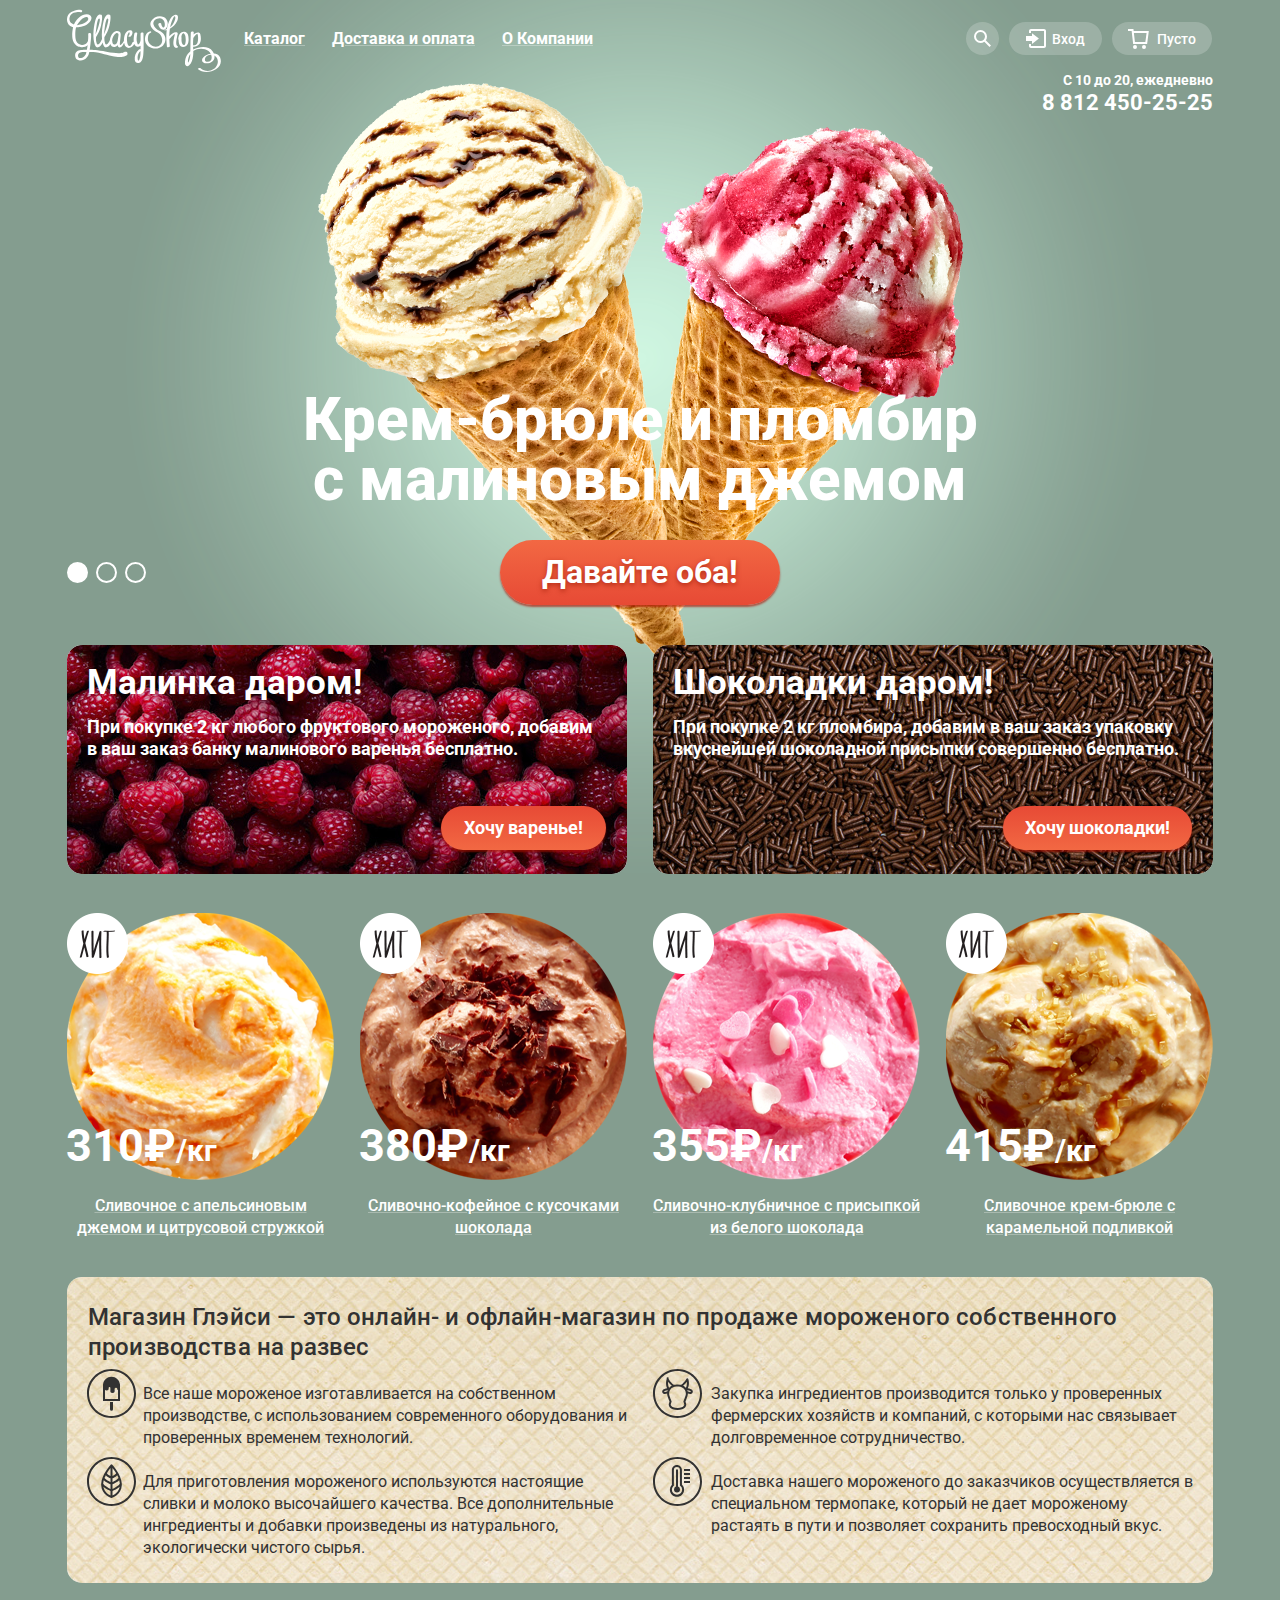
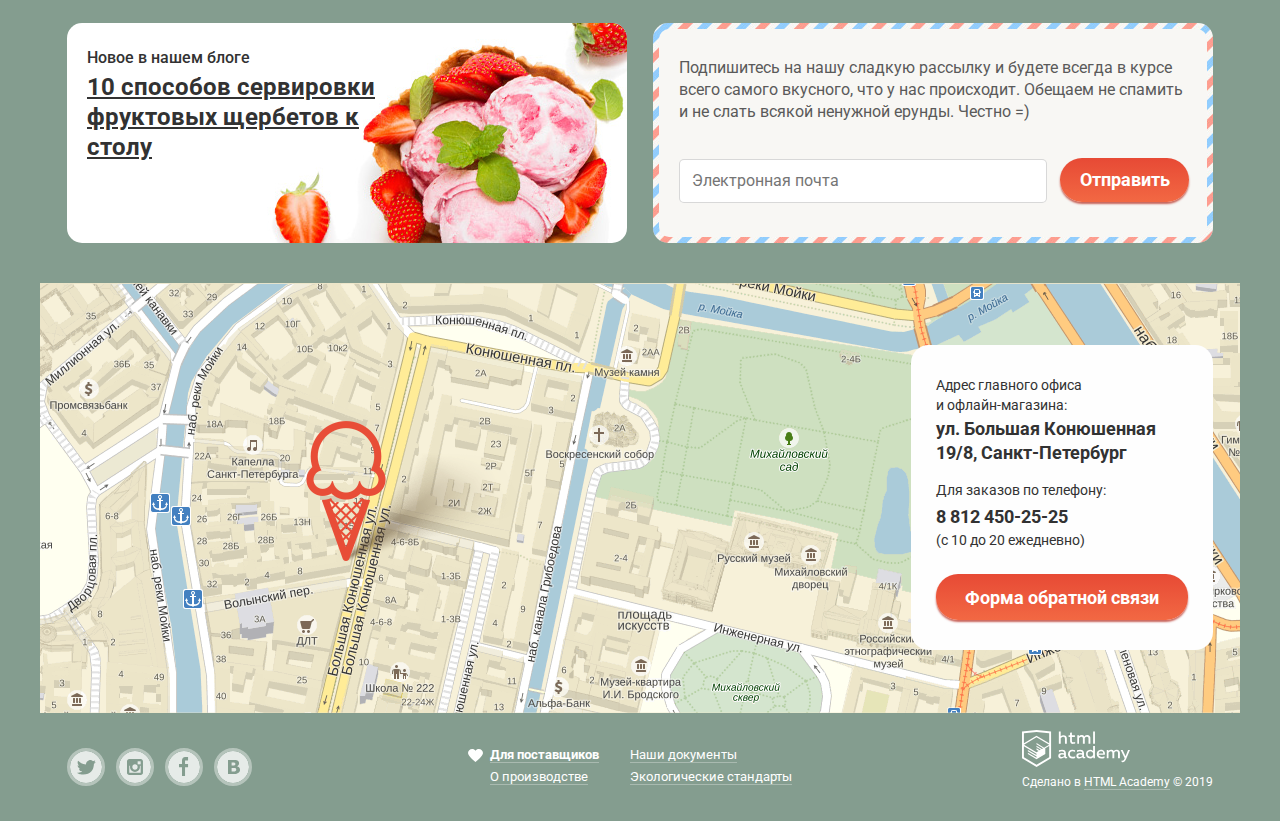
<file: index.html>
<!DOCTYPE html>
<html lang="ru">
<head>
    <meta charset="utf-8">
    <title>HTML Academy: Глейси</title>
    <link href="https://fonts.googleapis.com/css?family=Roboto:400,500,700" rel="stylesheet">
    <link rel="stylesheet" href="css/normalize.css">
    <link rel="stylesheet" href="css/style-min.css">


</head>
<body>

<input class="visually_hidden" type="radio" id="product_1" name="toggle" checked>
<input class="visually_hidden" type="radio" id="product_2" name="toggle">
<input class="visually_hidden" type="radio" id="product_3" name="toggle">


<div class="site_wrapper">
    <header>
        <div class="header_main">
            <nav class="main_navigation">
                <div class="main_navigation_left">
                    <img src="img/general_images/logo_gllacy.svg" width="154" height="64" alt="Логотип Gllacy">
                    
                    <ul class="site_navigation">
                        <li class="main"><a href="#" class="for_underline"><span>Каталог</span></a>
                            <ul class="main_menu">
                                <li class="main_menu_item"><a href="#">Новинки</a></li>
                                <li class="main_menu_item"><a href="catalog.html">Сливочное</a></li>
                                <li class="main_menu_item"><a href="#">Щербеты</a></li>
                                <li class="main_menu_item"><a href="#">Фруктовый лед</a></li>
                                <li class="main_menu_item"><a href="#">Мелорин</a></li>
                            </ul>
                        </li>
                        <li><a href="#" class="for_underline"><span>Доставка и оплата</span></a></li>
                        <li><a href="#" class="for_underline"><span>О Компании</span></a></li>
                    </ul>
                </div>
                
                
                <div class="main_navigation_right">
                    <ul class="site_movement">
                        <li class="site_movement_search">
                            <a class="button btn_search" href="#">
                                <svg xmlns="http://www.w3.org/2000/svg" xmlns:xlink="http://www.w3.org/1999/xlink"
                                     width="17" height="17" viewBox="0 0 17 17">
                                    <path class="menu_icon" fill="#fff"
                                          d="M16.958 15.527L11.75 10.32A6.455 6.455 0 0 0 13 6.5 6.5 6.5 0 1 0 6.5 13a6.465 6.465 0 0 0 3.839-1.263l5.205 5.204 1.414-1.414zM6.5 11C4.019 11 2 8.981 2 6.5S4.019 2 6.5 2 11 4.019 11 6.5 8.981 11 6.5 11z"/>
                                </svg>
                            </a>
                            <form class="search_popup">
                                <input id="searching" type="text" name="searching" placeholder="Что ищем?"/>
                            </form>
                        </li>
                        <li class="site_movement_login">
                            <a class="button btn_login" href="#">
                                <svg xmlns="http://www.w3.org/2000/svg" xmlns:xlink="http://www.w3.org/1999/xlink"
                                     width="21" height="19" viewBox="0 0 21 19">
                                    <g fill="#fff">
                                        <path class="menu_icon" d="M6 14.875L12.917 9.5 6 4.125v2.917H-.042v4.917H6z"/>
                                        <path class="menu_icon"
                                              d="M18 0H5C3.9 0 3 .9 3 2v2h2V2h13v15H5v-2H3v2c0 1.1.9 2 2 2h13c1.1 0 2-.9 2-2V2c0-1.1-.9-2-2-2z"/>
                                    </g>
                                </svg>
                                Вход</a>
                            <form class="login_popup" action="https://echo.htmlacademy.ru" method="post">
                                <div class="user_input">
                                    <input id="mail" type="email" name="mail" placeholder="Электронная почта"/>
                                    <input id="password" type="password" name="password" placeholder="Пароль"/>
                                </div>
                                <div class="user_control">
                                    <button type="submit" class="button_large btn_enter">Войти</button>
                                    <div class="for_login">
                                        <a href="#">Забыли пароль?</a>
                                        <a href="#">Новая регистрация</a>
                                    </div>
                                </div>
                            </form>
                        </li>
                        <li>
                            <a class="button btn_cart" href="#"><img src="img/general_images/basket.svg" width="21"
                                                                     height="20" alt="корзина">Пусто</a>
                        </li>
                    </ul>
                </div>
            </nav>
            
            <div class="work">
                <p class="work_time">С 10 до 20, ежедневно</p>
                <a href="tel:88124502525" class="work_telephone">8 812 450-25-25</a>
            </div>
        </div>
    </header>
    
    <main>
        
        <div class="index container">
            <h1 class="visually_hidden">Магазин мороженого Глэйси</h1>
            <section class="slider">
                
                <h2 class="visually_hidden">Реклама мороженого</h2>
                
                <div class="slider_controls">
                    <label for="product_1" tabindex="0">Первый</label>
                    <label for="product_2" tabindex="0">Второй</label>
                    <label for="product_3" tabindex="0">Третий</label>
                </div>
                
                <ul class="slider_list">
                    <li class="slider_item slide" id="slide_1">
                        <h3>Крем-брюле и пломбир
                            с малиновым джемом</h3>
                        <a href="#" class="button_large btn_both">Давайте оба!</a>
                    </li>
                    
                    
                    <li class="slider_item slide" id="slide_2">
                        <h3>Шоколадный пломбир
                            и лимонный сорбет</h3>
                        <a href="#" class="button_large btn_both">Давайте оба!</a>
                    </li>
                    
                    <li class="slider_item slide" id="slide_3">
                        <h3>Пломбир с помадкой
                            и клубничный щербет</h3>
                        <a href="#" class="button_large btn_both">Давайте оба!</a>
                    </li>
                </ul>
            </section>
            
            
            <section class="banners">
                <h2 class="visually_hidden">Специальное предложение</h2>
                
                <div class="banners_left">
                    <p class="for_free">Малинка даром!</p>
                    <p class="for_free_desc first_desc">При покупке 2 кг любого фруктового мороженого, добавим<br>
                        в ваш заказ банку малинового варенья бесплатно.</p>
                    <a href="#" class="button_small btn_order">Хочу варенье!</a>
                </div>
                
                <div class="banners_right">
                    <p class="for_free">Шоколадки даром!</p>
                    <p class="for_free_desc second_desc">При покупке 2 кг пломбира, добавим в ваш заказ упаковку
                        вкуснейшей шоколадной присыпки совершенно бесплатно.</p>
                    <a href="#" class="button_small btn_order">Хочу шоколадки!</a>
                </div>
            
            </section>
            
            <section class="hits">
                <h2 class="visually_hidden">Хиты продаж</h2>
                
                <ul class="icecream_hits">
                    <li class="icecream_item">
                        <div class="card_content">
                            <img src="img/index_images/orange.png" width="267" height="267" alt="Апельсиновое">
                            <p class="price">310₽<sub>/кг</sub></p>
                            <a href="#" class="for_underline"><h3 class="icecream_desc">Сливочное с апельсиновым джемом
                                и цитрусовой
                                стружкой</h3>
                            </a>
                        </div>
                        <div class="card_hover">
                            <a href="#" class="button_small btn_fast_view">Быстрый просмотр</a>
                        </div>
                    </li>
                    
                    <li class="icecream_item">
                        <div class="card_content">
                            <img src="img/index_images/coffee.png" width="267" height="267" alt="Кофейное">
                            <p class="price">380₽<sub>/кг</sub></p>
                            <a href="#" class="for_underline"><h3 class="icecream_desc">Сливочно-кофейное с кусочками
                                шоколада</h3></a>
                        </div>
                        <div class="card_hover">
                            <a href="#" class="button_small btn_fast_view">Быстрый просмотр</a>
                        </div>
                    </li>
                    
                    <li class="icecream_item">
                        <div class="card_content">
                            <img src="img/index_images/strawberry.png" width="267" height="267" alt="Клубничное">
                            <p class="price">355₽<sub>/кг</sub></p>
                            <a href="#" class="for_underline"><h3 class="icecream_desc">Сливочно-клубничное с присыпкой
                                из белого
                                шоколада</h3>
                            </a>
                        </div>
                        <div class="card_hover">
                            <a href="#" class="button_small btn_fast_view">Быстрый просмотр</a>
                        </div>
                    </li>
                    
                    <li class="icecream_item">
                        <div class="card_content">
                            <img src="img/index_images/creme_brulee.png" width="267" height="267" alt="Крем-брюле">
                            <p class="price">415₽<sub>/кг</sub></p>
                            <a href="#" class="for_underline"><h3 class="icecream_desc">Сливочное крем-брюле с
                                карамельной подливкой</h3></a>
                        </div>
                        <div class="card_hover">
                            <a href="#" class="button_small btn_fast_view">Быстрый просмотр</a>
                        </div>
                    </li>
                </ul>
            </section>
            
            <section class="about_us">
                <h2>Магазин Глэйси — это онлайн- и офлайн-магазин по продаже мороженого собственного
                    производства на развес</h2>
                
                <ul class="about_us_info">
                    <li>
                        <p>Все наше мороженое изготавливается на собственном
                            производстве, с использованием современного оборудования
                            и проверенных временем технологий.</p>
                    </li>
                    
                    
                    <li>
                        <p>Закупка ингредиентов производится только у проверенных
                            фермерских хозяйств и компаний, с которыми нас связывает
                            долговременное сотрудничество.</p>
                    </li>
                    <li>
                        <p>Для приготовления мороженого используются настоящие
                            сливки и молоко высочайшего качества. Все дополнительные
                            ингредиенты и добавки произведены из натурального,
                            экологически чистого сырья. </p>
                    </li>
                    <li>
                        <p>Доставка нашего мороженого до заказчиков осуществляется
                            в специальном термопаке, который не дает мороженому
                            растаять в пути и позволяет сохранить превосходный вкус. </p>
                    </li>
                </ul>
            </section>
            
            <section class="feedback">
                <h2 class="visually_hidden">Это интересно</h2>
                
                <article class="blog">
                    <h3 class="visually_hidden">Наш блог</h3>
                    <p class="blog_news">Новое в нашем блоге</p>
                    <a href="#" class="blog_post">10 способов сервировки
                        фруктовых щербетов к
                        столу</a>
                </article>
                
                <div class="sign_for_spam_wrapper">
                    <form class="sign_for_spam" action="https://echo.htmlacademy.ru" method="post">
                        <p>Подпишитесь на нашу сладкую рассылку и будете всегда в курсе
                            всего самого вкусного, что у нас происходит. Обещаем не
                            спамить и не слать всякой ненужной ерунды. Честно =) </p>
                        <input type="email" name="e_mail" id="e_mail" placeholder="Электронная почта">
                        <button type="submit" class="button_small btn_submit">Отправить</button>
                    </form>
                </div>
            
            </section>
        </div>
    
    </main>
    
    <section class="contacts">
        <h2 class="visually_hidden">Контактная информация</h2>
        <iframe src="https://yandex.ru/map-widget/v1/-/CCaGaAMm" width="1200" height="430" allowfullscreen></iframe>
        <div class="contact">
            <p>Адрес главного офиса<br>
                и офлайн-магазина:</p>
            <address class="contact_info">ул. Большая Конюшенная
                19/8, Санкт-Петербург
            </address>
            <p>Для заказов по телефону:</p>
            <a href="tel:88124502525" class="contact_info telephone">8 812 450-25-25</a>
            <p>(с 10 до 20 ежедневно)</p>
            <a href="writeus.html" class="button_small btn_write">Форма обратной связи</a>
        </div>
    </section>
    
    <footer>
        
        <div class="footer_main">
            <ul class="social">
                <li><a class="social_btn" href="#" aria-label="Twitter">
                    <svg version="1.1" xmlns="http://www.w3.org/2000/svg" xmlns:xlink="http://www.w3.org/1999/xlink"
                         x="0px" y="0px" width="32px"
                         height="32px" viewBox="0 0 32 32" enable-background="new 0 0 32 32" xml:space="preserve">
<g>
</g>
                        <g>
	<path class="icon" fill="#FFFFFF" d="M16,0C7.164,0,0,7.164,0,16c0,8.837,7.164,16,16,16c8.837,0,16-7.163,16-16C32,7.164,24.837,0,16,0z
		 M23.944,12.809c-0.251,6.516-3.463,10.832-10.992,10.702c-0.14,0-0.205,0-0.233,0c-0.015,0-0.021,0-0.021,0
		c-0.029,0-0.094,0-0.232,0c-0.447,0-4.543-0.443-5.344-1.823c2.479,0.19,4.247-0.406,5.12-1.136
		c-1.048-0.289-2.923-0.461-3.251-2.848c0.384,0.104,0.618,0.221,1.299,0.113c-1.307-0.824-2.758-1.519-2.679-3.643
		c0.311,0.317,1.164,0.518,1.46,0.457c-0.768-0.233-2.149-3.244-0.974-4.781c1.984,1.79,4.075,3.482,7.804,3.643
		c0.227-2.214,1.24-3.699,3.168-4.325c1.84-0.479,3.255,0.26,3.901,1.138c0.737-0.224,1.453-0.466,2.193-0.685
		c-0.004,0.833-0.569,1.463-0.935,1.709c0.747,0.165,1.423-0.475,1.423-0.475C25.467,11.818,24.557,12.58,23.944,12.809z"/>
</g>
</svg>
                </a></li>
                <li><a class="social_btn" href="#" aria-label="Instagram">
                    <svg version="1.1" xmlns="http://www.w3.org/2000/svg"
                         xmlns:xlink="http://www.w3.org/1999/xlink" x="0px" y="0px"
                         width="32px" height="32px" viewBox="0 0 32 32" enable-background="new 0 0 32 32"
                         xml:space="preserve">
<g>
	<path class="icon" fill="#FFFFFF" d="M20.916,16c0,2.728-2.211,4.938-4.938,4.938S11.039,18.728,11.039,16c0-0.394,0.051-0.773,0.138-1.14
		h-0.897v6.838h11.396V14.86h-0.897C20.865,15.227,20.916,15.606,20.916,16z"/>
    <path class="icon" fill="#FFFFFF" d="M15.978,18.659c1.466,0,2.659-1.193,2.659-2.659s-1.193-2.659-2.659-2.659
		c-1.466,0-2.659,1.193-2.659,2.659S14.511,18.659,15.978,18.659z"/>
    <rect class="icon" x="18.637" y="10.302" fill="#FFFFFF" width="3.039" height="3.039"/>
    <path class="icon" fill="#FFFFFF" d="M16,0C7.164,0,0,7.164,0,16c0,8.837,7.164,16,16,16c8.837,0,16-7.163,16-16C32,7.164,24.837,0,16,0z
		 M23.955,21.698c0,1.254-1.025,2.279-2.279,2.279H10.279C9.026,23.978,8,22.952,8,21.698V10.302c0-1.253,1.026-2.279,2.279-2.279
		h11.396c1.254,0,2.279,1.026,2.279,2.279V21.698z"/>
</g>
</svg>
                </a></li>
                <li><a class="social_btn" href="#" aria-label="Facebook">
                    <svg version="1.1" xmlns="http://www.w3.org/2000/svg"
                         xmlns:xlink="http://www.w3.org/1999/xlink" x="0px" y="0px"
                         width="32px" height="32px" viewBox="0 0 32 32" enable-background="new 0 0 32 32"
                         xml:space="preserve">
<path class="icon" fill="#FFFFFF" d="M16,0C7.164,0,0,7.163,0,16s7.164,16,16,16c8.837,0,16-7.164,16-16S24.837,0,16,0z M20.062,9.455h-3.021
	v3.444h3.021v3.445h-3.021v8.61h-3.021v-8.61H11v-3.445h3.021V9.455c0-1.902,1.353-3.445,3.021-3.445h3.021V9.455z"/>
</svg>
                </a></li>
                <li><a class="social_btn" href="#" aria-label="Вконтакте">
                    <svg version="1.1" xmlns="http://www.w3.org/2000/svg"
                         xmlns:xlink="http://www.w3.org/1999/xlink" x="0px" y="0px"
                         width="32px" height="32px" viewBox="0 0 32 32" enable-background="new 0 0 32 32"
                         xml:space="preserve">
<g>
	<path class="icon" fill="#FFFFFF" d="M16.637,14.495c0.402-0.019,0.719-0.082,0.951-0.188c0.326-0.145,0.54-0.33,0.641-0.559
		c0.101-0.229,0.15-0.496,0.15-0.797c0-0.232-0.058-0.465-0.174-0.697c-0.116-0.232-0.322-0.405-0.617-0.517
		c-0.264-0.1-0.592-0.155-0.984-0.165c-0.392-0.009-0.943-0.014-1.652-0.014h-0.339v2.965h0.565
		C15.749,14.523,16.235,14.514,16.637,14.495z"/>
    <path class="icon" fill="#FFFFFF" d="M18.118,17.084c-0.282-0.081-0.672-0.125-1.166-0.132c-0.494-0.006-1.012-0.009-1.55-0.009h-0.79v3.493
		h0.264c1.014,0,1.74-0.003,2.18-0.009c0.438-0.007,0.843-0.088,1.212-0.245c0.377-0.157,0.633-0.364,0.774-0.625
		s0.214-0.562,0.214-0.9c0-0.446-0.088-0.788-0.261-1.03C18.825,17.386,18.531,17.204,18.118,17.084z"/>
    <path class="icon" fill="#FFFFFF" d="M16,0C7.164,0,0,7.164,0,16c0,8.837,7.164,16,16,16c8.837,0,16-7.163,16-16C32,7.164,24.837,0,16,0z
		 M22.602,20.531c-0.273,0.533-0.646,0.976-1.124,1.327c-0.552,0.415-1.161,0.71-1.823,0.886s-1.501,0.264-2.519,0.264h-6.121V8.987
		h5.443c1.13,0,1.957,0.038,2.48,0.113c0.524,0.076,1.045,0.242,1.561,0.5c0.533,0.27,0.929,0.632,1.189,1.087
		c0.26,0.455,0.392,0.975,0.392,1.558c0,0.678-0.179,1.278-0.536,1.795c-0.358,0.518-0.863,0.92-1.517,1.208v0.075
		c0.917,0.182,1.642,0.559,2.179,1.13c0.537,0.571,0.807,1.325,0.807,2.261C23.013,19.392,22.875,19.997,22.602,20.531z"/>
</g>
</svg>
                </a></li>
            </ul>
            
            <ul class="footer_menu">
                <li><a class="for_partners" href="#">Для поставщиков</a></li>
                <li><a href="#">Наши документы</a></li>
                <li><a href="#">О производстве</a></li>
                <li><a href="#">Экологические стандарты</a></li>
            </ul>
            
            <div class="footer_academy">
                <a href="https://htmlacademy.ru/intensive/htmlcss"><img src="img/general_images/logo-htmlacademy.svg"
                                                                        width="108"
                                                                        height="37" alt="HTML Academy"></a>
                <p>Сделано в <a href="https://htmlacademy.ru/intensive/htmlcss" class="academy">HTML Academy</a> © 2019
                </p>
            </div>
        </div>
    </footer>
</div>

<section class="popup">
    <div class="overlay"></div>
    <form class="popup_window" action="https://echo.htmlacademy.ru"
          method="post">
        <h2>Мы обязательно вам ответим!</h2>
        
        <input id="your_name" type="text" name="your_name" placeholder="Как вас зовут?">
        <input id="your_email" type="email" name="your_email" placeholder="Ваша почта для ответа?">
        <textarea name="write_us" id="write_us" cols="30" rows="10" placeholder="Напишите что-нибудь..."></textarea>
        
        <button class="button_large btn_send" type="submit">Отправить</button>
        <button class="popup_close" type="button">Закрыть</button>
    </form>
</section>

<script src="js/script-min.js"></script>
</body>
</html>
</file>
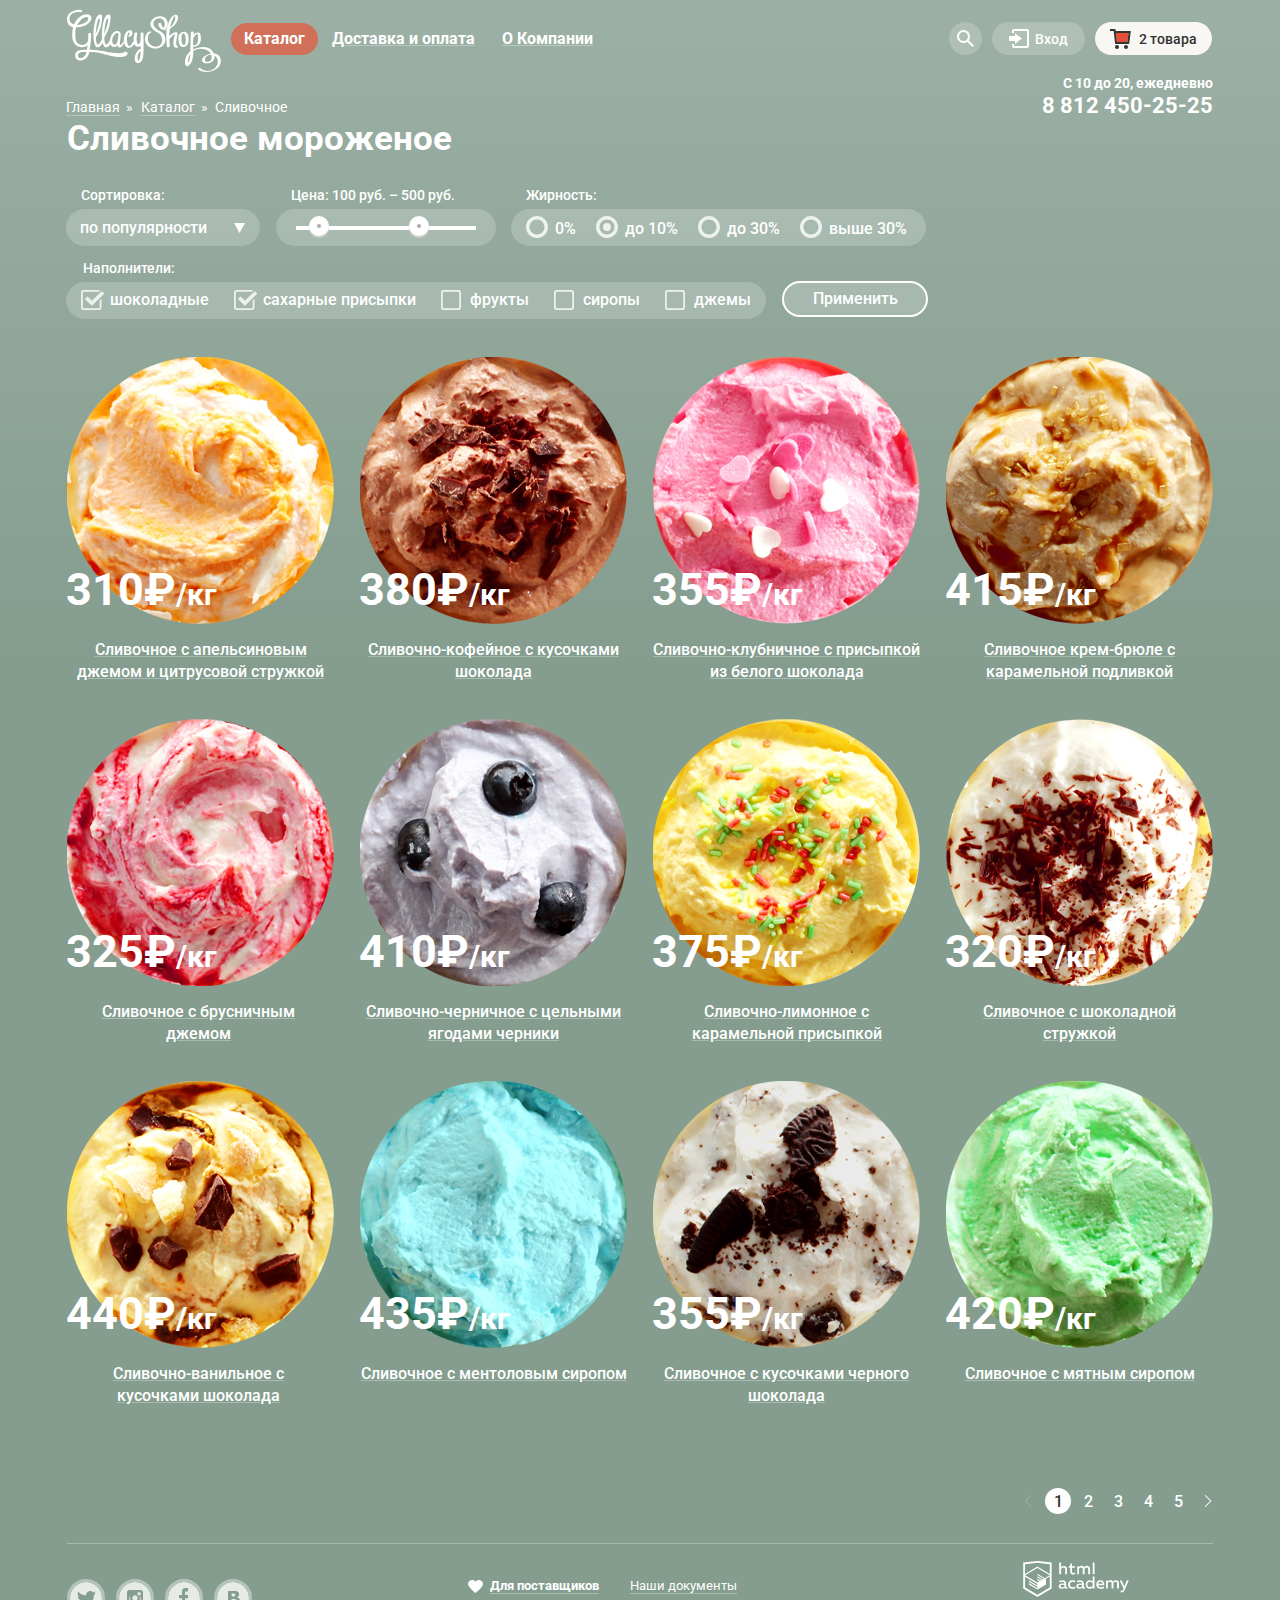
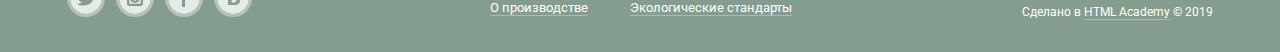
<file: catalog.html>
<!DOCTYPE html>
<html lang="ru">
<head>
    <meta charset="UTF-8">
    <title>Каталог "Сливочное мороженое"</title>
    <link href="https://fonts.googleapis.com/css?family=Roboto:400,500,700" rel="stylesheet">
    <link rel="stylesheet" href="css/normalize.css">
    <link rel="stylesheet" href="css/style-min.css">

</head>
<body>


<div class="catalog_wrapper">
    <header>
        <div class="header_main">
            <nav class="main_navigation">
                <div class="main_navigation_left">
                    <a href="index.html"><img src="img/general_images/logo_gllacy.svg" width="154" height="64"
                                              alt="Логотип Gllacy"></a>
                    
                    <ul class="site_navigation">
                        <li class="main"><a href="#" class="current">Каталог</a>
                            <ul class="main_menu">
                                <li class="main_menu_item"><a href="#">Новинки</a></li>
                                <li class="main_menu_item current_menu"><a href="#">Сливочное</a></li>
                                <li class="main_menu_item"><a href="#">Щербеты</a></li>
                                <li class="main_menu_item"><a href="#">Фруктовый лед</a></li>
                                <li class="main_menu_item"><a href="#">Мелорин</a></li>
                            </ul>
                        </li>
                        <li><a href="#" class="for_underline"><span>Доставка и оплата</span></a></li>
                        <li><a href="#" class="for_underline"><span>О Компании</span></a></li>
                    </ul>
                </div>
                
                
                <div class="main_navigation_right">
                    <ul class="site_movement current_movement">
                        <li class="site_movement_search">
                            <a class="button btn_search" href="#">
                                <svg xmlns="http://www.w3.org/2000/svg" xmlns:xlink="http://www.w3.org/1999/xlink"
                                     width="17" height="17" viewBox="0 0 17 17">
                                    <path class="menu_icon" fill="#fff"
                                          d="M16.958 15.527L11.75 10.32A6.455 6.455 0 0 0 13 6.5 6.5 6.5 0 1 0 6.5 13a6.465 6.465 0 0 0 3.839-1.263l5.205 5.204 1.414-1.414zM6.5 11C4.019 11 2 8.981 2 6.5S4.019 2 6.5 2 11 4.019 11 6.5 8.981 11 6.5 11z"/>
                                </svg>
                            </a>
                            <form class="search_popup">
                                <input id="searching" type="text" name="searching" placeholder="Что ищем?"/>
                            </form>
                        </li>
                        <li class="site_movement_login">
                            <a class="button btn_login" href="#">
                                <svg xmlns="http://www.w3.org/2000/svg" xmlns:xlink="http://www.w3.org/1999/xlink"
                                     width="21" height="19" viewBox="0 0 21 19">
                                    <g fill="#fff">
                                        <path class="menu_icon" d="M6 14.875L12.917 9.5 6 4.125v2.917H-.042v4.917H6z"/>
                                        <path class="menu_icon"
                                              d="M18 0H5C3.9 0 3 .9 3 2v2h2V2h13v15H5v-2H3v2c0 1.1.9 2 2 2h13c1.1 0 2-.9 2-2V2c0-1.1-.9-2-2-2z"/>
                                    </g>
                                </svg>
                                Вход</a>
                            <form class="login_popup" action="https://echo.htmlacademy.ru" method="post">
                                <div class="user_input">
                                    <input id="mail" type="email" name="mail" placeholder="Электронная почта"/>
                                    <input id="password" type="password" name="password" placeholder="Пароль"/>
                                </div>
                                <div class="user_control">
                                    <button type="submit" class="button_large btn_enter">Войти</button>
                                    <div class="for_login">
                                        <a href="#">Забыли пароль?</a>
                                        <a href="#">Новая регистрация</a>
                                    </div>
                                </div>
                            </form>
                        </li>
                        <li class="site_movement_basket">
                            <a class="button btn_cart full" href="#"><img src="img/catalog_images/basket-red.svg"
                                                                          width="21"
                                                                          height="20" alt="корзина">2 товара</a>
                            <form class="basket_full" action="https://echo.htmlacademy.ru" method="post">
                                <ul class="basket_content">
                                    <li>
                                        <img src="img/catalog_images/ice1_small.png" height="33" width="33"
                                             alt="иконка товара"/>
                                        <button class="delete" type="button">Удалить товар</button>
                                        <p class="order_name">Пломбир с апельсиновым джемом</p>
                                        <p class="order_weight">1,5 кг х 200 руб.</p>
                                        <p class="order_price">300 руб.</p>
                                    </li>
                                    <li>
                                        <img src="img/catalog_images/ice2_small.png" height="33" width="33"
                                             alt="иконка товара"/>
                                        <button class="delete" type="button">Удалить товар</button>
                                        <p class="order_name">Клубничный пломбир с присыпкой
                                            из белого шоколада</p>
                                        <p class="order_weight">1,5 кг х 300 руб.</p>
                                        <p class="order_price">450 руб.</p>
                                    </li>
                                </ul>
                                <div class="basket_control">
                                    <p class="sum">Итого: 750 руб.</p>
                                    <button class="button_large btn_apply" type="submit">Оформить заказ</button>
                                </div>
                            </form>
                        </li>
                    </ul>
                </div>
            </nav>
            
            <div class="header_bottom">
                <ul class="breadcrumbs">
                    <li><a href="index.html" class="breadcrumb_item">Главная</a></li>
                    <li><a href="catalog.html" class="breadcrumb_item">Каталог</a></li>
                    <li class="breadcrumbs_current">Сливочное</li>
                </ul>
                
                <div class="work">
                    <p class="work_time">С 10 до 20, ежедневно</p>
                    <a href="tel:88124502525" class="work_telephone">8 812 450-25-25</a>
                </div>
            </div>
        </div>
    </header>
    
    <main class="catalog container">
        
        <h1>Сливочное мороженое</h1>
        
        <section class="filters">
            
            <h2 class="visually_hidden">Сортировка товаров</h2>
            
            <form class="filter" action="https://echo.htmlacademy.ru" method="get">
                
                <div class="filter_top">
                    <fieldset class="for_select">
                        <legend>Сортировка:</legend>
                        <select name="sorting" id="sorting">
                            <option>по популярности</option>
                            <option>сначала недорогие</option>
                            <option>сначала дорогие</option>
                            <option>по жирности</option>
                        </select>
                    </fieldset>
                    
                    <fieldset class="by_price">
                        <legend>Цена: 100 руб. – 500 руб.</legend>
                        <div class="filter_range">
                            <div class="range_controls">
                                
                                <div class="scale">
                                    <div class="bar"></div>
                                </div>
                                <div class="toggle toggle_min"></div>
                                <div class="toggle toggle_max"></div>
                            </div>
                        </div>
                    </fieldset>
                    
                    <fieldset>
                        <legend>Жирность:</legend>
                        <ul class="properties">
                            <li class="property_option">
                                <input type="radio" class="visually_hidden property" id="fatness_0" name="fatness"/>
                                <label for="fatness_0">
                                    <span class="radio_indicator"></span>
                                    0%
                                </label>
                            </li>
                            
                            <li class="property_option">
                                <input type="radio" class="visually_hidden property" id="fatness_before_10"
                                       name="fatness" checked/>
                                <label for="fatness_before_10">
                                    <span class="radio_indicator"></span>
                                    до 10%
                                </label>
                            </li>
                            
                            <li class="property_option">
                                <input type="radio" class="visually_hidden property" id="fatness_before_30"
                                       name="fatness"/>
                                <label for="fatness_before_30">
                                    <span class="radio_indicator"></span>
                                    до 30%
                                </label>
                            </li>
                            
                            <li class="property_option">
                                <input type="radio" class="visually_hidden property" id="fatness_after_30"
                                       name="fatness"/>
                                <label for="fatness_after_30">
                                    <span class="radio_indicator"></span>
                                    выше 30%
                                </label>
                            </li>
                        </ul>
                    </fieldset>
                </div>
                
                <div class="filter_bottom">
                    <fieldset>
                        <legend>Наполнители:</legend>
                        <ul class="fillers">
                            <li class="filler_option">
                                <input class="visually_hidden filler" id="choco" name="choco" type="checkbox" checked/>
                                <label for="choco">
                                    <span class="checkbox_indicator"></span>шоколадные
                                </label>
                            </li>
                            
                            <li class="filler_option">
                                <input class="visually_hidden filler" id="sugar" name="sugar" type="checkbox" checked/>
                                <label for="sugar"><span class="checkbox_indicator"></span>сахарные присыпки</label>
                            </li>
                            
                            <li class="filler_option">
                                <input class="visually_hidden filler" id="fruit" name="fruit" type="checkbox"/>
                                <label for="fruit"><span class="checkbox_indicator"></span>фрукты</label>
                            </li>
                            
                            <li class="filler_option">
                                <input class="visually_hidden filler" id="syrup" name="syrup" type="checkbox"/>
                                <label for="syrup"><span class="checkbox_indicator"></span>сиропы</label>
                            </li>
                            
                            <li class="filler_option">
                                <input class="visually_hidden filler" id="jam" name="jam" type="checkbox"/>
                                <label for="jam"><span class="checkbox_indicator"></span>джемы</label>
                            </li>
                        </ul>
                    
                    </fieldset>
                    
                    <button type="submit" class="btn_use">Применить</button>
                </div>
            </form>
        
        </section>
        
        <section class="goods">
            <h2 class="visually_hidden">Перечень сливочного мороженого</h2>
            
            
            <ul class="icecream_list">
                <li class="icecream_item">
                    <div class="card_content">
                        <img src="img/index_images/orange.png" width="267" height="267" alt="Апельсин">
                        <p class="price">310₽ <sub>/кг</sub></p>
                        <a href="#" class="for_underline"><h3 class="icecream_desc">Сливочное с апельсиновым джемом и
                            цитрусовой стружкой</h3>
                        </a>
                    </div>
                    <div class="card_hover">
                        <a href="#" class="button_small btn_fast_view">Быстрый просмотр</a>
                    </div>
                </li>
                
                <li class="icecream_item">
                    <div class="card_content">
                        <img src="img/index_images/coffee.png" width="267" height="267" alt="Кофе">
                        <p class="price">380₽ <sub>/кг</sub></p>
                        <a href="#" class="for_underline"><h3 class="icecream_desc">Сливочно-кофейное с кусочками
                            шоколада</h3></a></div>
                    <div class="card_hover">
                        <a href="#" class="button_small btn_fast_view">Быстрый просмотр</a>
                    </div>
                </li>
                
                <li class="icecream_item">
                    <div class="card_content">
                        <img src="img/index_images/strawberry.png" width="267" height="267" alt="Клубника">
                        <p class="price">355₽ <sub>/кг</sub></p>
                        <a href="#" class="for_underline"><h3 class="icecream_desc">Сливочно-клубничное с присыпкой из
                            белого шоколада</h3>
                        </a>
                    </div>
                    <div class="card_hover">
                        <a href="#" class="button_small btn_fast_view">Быстрый просмотр</a>
                    </div>
                </li>
                
                <li class="icecream_item">
                    <div class="card_content">
                        <img src="img/index_images/creme_brulee.png" width="267" height="267" alt="Крем-брюле">
                        <p class="price">415₽ <sub>/кг</sub></p>
                        <a href="#" class="for_underline"><h3 class="icecream_desc">Сливочное крем-брюле с карамельной
                            подливкой</h3></a>
                    </div>
                    <div class="card_hover">
                        <a href="#" class="button_small btn_fast_view">Быстрый просмотр</a>
                    </div>
                </li>
                
                <li class="icecream_item">
                    <div class="card_content">
                        <img src="img/catalog_images/red_bilberry.png" width="267" height="267" alt="Брусника">
                        <p class="price">325₽ <sub>/кг</sub></p>
                        <a href="#" class="for_underline"><h3 class="icecream_desc">Сливочное с брусничным
                            джемом</h3></a>
                    </div>
                    <div class="card_hover">
                        <a href="#" class="button_small btn_fast_view">Быстрый просмотр</a>
                    </div>
                </li>
                
                <li class="icecream_item">
                    <div class="card_content">
                        <img src="img/catalog_images/bilberry.png" width="267" height="267" alt="Черника">
                        <p class="price">410₽ <sub>/кг</sub></p>
                        <a href="#" class="for_underline"><h3 class="icecream_desc">Сливочно-черничное с цельными
                            ягодами черники </h3></a>
                    </div>
                    <div class="card_hover">
                        <a href="#" class="button_small btn_fast_view">Быстрый просмотр</a>
                    </div>
                </li>
                
                <li class="icecream_item">
                    <div class="card_content">
                        <img src="img/catalog_images/lemon.png" width="267" height="267" alt="Лимон">
                        <p class="price">375₽ <sub>/кг</sub></p>
                        <a href="#" class="for_underline"><h3 class="icecream_desc">Сливочно-лимонное с карамельной
                            присыпкой</h3></a>
                    </div>
                    <div class="card_hover">
                        <a href="#" class="button_small btn_fast_view">Быстрый просмотр</a>
                    </div>
                </li>
                
                <li class="icecream_item">
                    <div class="card_content">
                        <img src="img/catalog_images/chocolate.png" width="267" height="267" alt="Шоколад">
                        <p class="price">320₽ <sub>/кг</sub></p>
                        <a href="#" class="for_underline"><h3 class="icecream_desc">Сливочное с шоколадной стружкой</h3>
                        </a>
                    </div>
                    <div class="card_hover">
                        <a href="#" class="button_small btn_fast_view">Быстрый просмотр</a>
                    </div>
                </li>
                
                <li class="icecream_item">
                    <div class="card_content">
                        <img src="img/catalog_images/vanilla.png" width="267" height="267" alt="Ваниль">
                        <p class="price">440₽ <sub>/кг</sub></p>
                        <a href="#" class="for_underline"><h3 class="icecream_desc">Сливочно-ванильное с
                            кусочками шоколада</h3></a>
                    </div>
                    <div class="card_hover">
                        <a href="#" class="button_small btn_fast_view">Быстрый просмотр</a>
                    </div>
                </li>
                
                <li class="icecream_item">
                    <div class="card_content">
                        <img src="img/catalog_images/mentol.png" width="267" height="267" alt="Ментола">
                        <p class="price">435₽ <sub>/кг</sub></p>
                        <a href="#" class="for_underline"><h3 class="icecream_desc">Сливочноe с ментоловым сиропом</h3>
                        </a>
                    </div>
                    <div class="card_hover">
                        <a href="#" class="button_small btn_fast_view">Быстрый просмотр</a>
                    </div>
                </li>
                
                <li class="icecream_item">
                    <div class="card_content">
                        <img src="img/catalog_images/black_chocolate.png" width="267" height="267" alt="Черный шоколад">
                        <p class="price">355₽ <sub>/кг</sub></p>
                        <a href="#" class="for_underline"><h3 class="icecream_desc">Сливочное с кусочками черного
                            шоколада</h3></a>
                    </div>
                    <div class="card_hover">
                        <a href="#" class="button_small btn_fast_view">Быстрый просмотр</a>
                    </div>
                </li>
                
                <li class="icecream_item">
                    <div class="card_content">
                        <img src="img/catalog_images/syrup.png" width="267" height="267" alt="Сироп">
                        <p class="price">420₽ <sub>/кг</sub></p>
                        <a href="#" class="for_underline"><h3 class="icecream_desc">Сливочное с мятным сиропом</h3></a>
                    </div>
                    <div class="card_hover">
                        <a href="#" class="button_small btn_fast_view">Быстрый просмотр</a>
                    </div>
                </li>
            </ul>
            
            
            <ul class="pages">
                <li class="page"><a class="page_left" href="#" aria-label="предыдущая страница">
                    <svg xmlns="http://www.w3.org/2000/svg" width="8" height="12" viewBox="0 0 8 12">
                        <path class="arrow_next" fill="#C1C6CE"
                              d="M7.237 5.642L1.73.132c-.2-.197-.52-.197-.717 0s-.198.52 0 .717L6.163 6l-5.15 5.15c-.2.198-.2.52 0 .717.098.1.228.148.357.148.13 0 .26-.05.358-.148l5.51-5.51c.198-.197.198-.517 0-.715z"/>
                    </svg>
                </a></li>
                <li class="page_current"><a href="#">1</a></li>
                <li class="page"><a href="#">2</a></li>
                <li class="page"><a href="#">3</a></li>
                <li class="page"><a href="#">4</a></li>
                <li class="page"><a href="#">5</a></li>
                <li class="page"><a class="page_right" href="#" aria-label="следующая страница">
                    <svg xmlns="http://www.w3.org/2000/svg" width="8" height="12" viewBox="0 0 8 12">
                        <path class="arrow_next" fill="#C1C6CE"
                              d="M7.237 5.642L1.73.132c-.2-.197-.52-.197-.717 0s-.198.52 0 .717L6.163 6l-5.15 5.15c-.2.198-.2.52 0 .717.098.1.228.148.357.148.13 0 .26-.05.358-.148l5.51-5.51c.198-.197.198-.517 0-.715z"/>
                    </svg>
                </a></li>
            </ul>
        </section>
    
    </main>
    
    <footer>
        
        <div class="footer_main footer_catalog">
            <ul class="social">
                <li><a class="social_btn" href="#" aria-label="Twitter">
                    <svg version="1.1" xmlns="http://www.w3.org/2000/svg" xmlns:xlink="http://www.w3.org/1999/xlink"
                         x="0px" y="0px" width="32px"
                         height="32px" viewBox="0 0 32 32" enable-background="new 0 0 32 32" xml:space="preserve">
<g>
</g>
                        <g>
	<path class="icon" fill="#FFFFFF" d="M16,0C7.164,0,0,7.164,0,16c0,8.837,7.164,16,16,16c8.837,0,16-7.163,16-16C32,7.164,24.837,0,16,0z
		 M23.944,12.809c-0.251,6.516-3.463,10.832-10.992,10.702c-0.14,0-0.205,0-0.233,0c-0.015,0-0.021,0-0.021,0
		c-0.029,0-0.094,0-0.232,0c-0.447,0-4.543-0.443-5.344-1.823c2.479,0.19,4.247-0.406,5.12-1.136
		c-1.048-0.289-2.923-0.461-3.251-2.848c0.384,0.104,0.618,0.221,1.299,0.113c-1.307-0.824-2.758-1.519-2.679-3.643
		c0.311,0.317,1.164,0.518,1.46,0.457c-0.768-0.233-2.149-3.244-0.974-4.781c1.984,1.79,4.075,3.482,7.804,3.643
		c0.227-2.214,1.24-3.699,3.168-4.325c1.84-0.479,3.255,0.26,3.901,1.138c0.737-0.224,1.453-0.466,2.193-0.685
		c-0.004,0.833-0.569,1.463-0.935,1.709c0.747,0.165,1.423-0.475,1.423-0.475C25.467,11.818,24.557,12.58,23.944,12.809z"/>
</g>
</svg>
                </a></li>
                <li><a class="social_btn" href="#" aria-label="Instagram">
                    <svg version="1.1" xmlns="http://www.w3.org/2000/svg" xmlns:xlink="http://www.w3.org/1999/xlink"
                         x="0px" y="0px"
                         width="32px" height="32px" viewBox="0 0 32 32" enable-background="new 0 0 32 32"
                         xml:space="preserve">
<g>
	<path class="icon" fill="#FFFFFF" d="M20.916,16c0,2.728-2.211,4.938-4.938,4.938S11.039,18.728,11.039,16c0-0.394,0.051-0.773,0.138-1.14
		h-0.897v6.838h11.396V14.86h-0.897C20.865,15.227,20.916,15.606,20.916,16z"/>
    <path class="icon" fill="#FFFFFF" d="M15.978,18.659c1.466,0,2.659-1.193,2.659-2.659s-1.193-2.659-2.659-2.659
		c-1.466,0-2.659,1.193-2.659,2.659S14.511,18.659,15.978,18.659z"/>
    <rect class="icon" x="18.637" y="10.302" fill="#FFFFFF" width="3.039" height="3.039"/>
    <path class="icon" fill="#FFFFFF" d="M16,0C7.164,0,0,7.164,0,16c0,8.837,7.164,16,16,16c8.837,0,16-7.163,16-16C32,7.164,24.837,0,16,0z
		 M23.955,21.698c0,1.254-1.025,2.279-2.279,2.279H10.279C9.026,23.978,8,22.952,8,21.698V10.302c0-1.253,1.026-2.279,2.279-2.279
		h11.396c1.254,0,2.279,1.026,2.279,2.279V21.698z"/>
</g>
</svg>
                </a></li>
                <li><a class="social_btn" href="#" aria-label="Facebook">
                    <svg version="1.1" xmlns="http://www.w3.org/2000/svg" xmlns:xlink="http://www.w3.org/1999/xlink"
                         x="0px" y="0px"
                         width="32px" height="32px" viewBox="0 0 32 32" enable-background="new 0 0 32 32"
                         xml:space="preserve">
<path class="icon" fill="#FFFFFF" d="M16,0C7.164,0,0,7.163,0,16s7.164,16,16,16c8.837,0,16-7.164,16-16S24.837,0,16,0z M20.062,9.455h-3.021
	v3.444h3.021v3.445h-3.021v8.61h-3.021v-8.61H11v-3.445h3.021V9.455c0-1.902,1.353-3.445,3.021-3.445h3.021V9.455z"/>
</svg>
                </a></li>
                <li><a class="social_btn" href="#" aria-label="Вконтакте">
                    <svg version="1.1" xmlns="http://www.w3.org/2000/svg" xmlns:xlink="http://www.w3.org/1999/xlink"
                         x="0px" y="0px"
                         width="32px" height="32px" viewBox="0 0 32 32" enable-background="new 0 0 32 32"
                         xml:space="preserve">
<g>
	<path class="icon" fill="#FFFFFF" d="M16.637,14.495c0.402-0.019,0.719-0.082,0.951-0.188c0.326-0.145,0.54-0.33,0.641-0.559
		c0.101-0.229,0.15-0.496,0.15-0.797c0-0.232-0.058-0.465-0.174-0.697c-0.116-0.232-0.322-0.405-0.617-0.517
		c-0.264-0.1-0.592-0.155-0.984-0.165c-0.392-0.009-0.943-0.014-1.652-0.014h-0.339v2.965h0.565
		C15.749,14.523,16.235,14.514,16.637,14.495z"/>
    <path class="icon" fill="#FFFFFF" d="M18.118,17.084c-0.282-0.081-0.672-0.125-1.166-0.132c-0.494-0.006-1.012-0.009-1.55-0.009h-0.79v3.493
		h0.264c1.014,0,1.74-0.003,2.18-0.009c0.438-0.007,0.843-0.088,1.212-0.245c0.377-0.157,0.633-0.364,0.774-0.625
		s0.214-0.562,0.214-0.9c0-0.446-0.088-0.788-0.261-1.03C18.825,17.386,18.531,17.204,18.118,17.084z"/>
    <path class="icon" fill="#FFFFFF" d="M16,0C7.164,0,0,7.164,0,16c0,8.837,7.164,16,16,16c8.837,0,16-7.163,16-16C32,7.164,24.837,0,16,0z
		 M22.602,20.531c-0.273,0.533-0.646,0.976-1.124,1.327c-0.552,0.415-1.161,0.71-1.823,0.886s-1.501,0.264-2.519,0.264h-6.121V8.987
		h5.443c1.13,0,1.957,0.038,2.48,0.113c0.524,0.076,1.045,0.242,1.561,0.5c0.533,0.27,0.929,0.632,1.189,1.087
		c0.26,0.455,0.392,0.975,0.392,1.558c0,0.678-0.179,1.278-0.536,1.795c-0.358,0.518-0.863,0.92-1.517,1.208v0.075
		c0.917,0.182,1.642,0.559,2.179,1.13c0.537,0.571,0.807,1.325,0.807,2.261C23.013,19.392,22.875,19.997,22.602,20.531z"/>
</g>
</svg>
                </a></li>
            </ul>
            
            <ul class="footer_menu">
                <li><a class="for_partners" href="#">Для поставщиков</a></li>
                <li><a href="#">Наши документы</a></li>
                <li><a href="#">О производстве</a></li>
                <li><a href="#">Экологические стандарты</a></li>
            </ul>
            
            <div class="footer_academy">
                <a href="https://htmlacademy.ru/intensive/htmlcss"><img src="img/general_images/logo-htmlacademy.svg"
                                                                        width="108"
                                                                        height="36" alt="HTML Academy"></a>
                <p>Сделано в <a href="https://htmlacademy.ru/intensive/htmlcss" class="academy">HTML Academy</a> © 2019
                </p>
            </div>
        </div>
    </footer>
</div>

<script src="js/script-min.js"></script>
</body>
</html>
</file>
<file: css/style-min.css>
body{font-family:"Roboto","Arial",sans-serif;font-size:16px;line-height:22px;font-weight:400;color:#fff;margin:0}.button_small{font-size:18px;font-weight:700;line-height:24px;text-decoration:none;color:#fff;background:-webkit-gradient(linear,left top,left bottom,from(#e74a35),to(#f26843));background:-webkit-linear-gradient(top,#e74a35,#f26843);background:-o-linear-gradient(top,#e74a35,#f26843);background:linear-gradient(to bottom,#e74a35,#f26843);-webkit-box-shadow:0 2px 2px 0 rgba(172,16,0,0.64);box-shadow:0 2px 2px 0 rgba(172,16,0,0.64);text-align:center;border-radius:22px}.button_small:hover{background:-webkit-gradient(linear,left bottom,left top,from(#ec6f5e),to(#f58669));background:-webkit-linear-gradient(bottom,#ec6f5e,#f58669);background:-o-linear-gradient(bottom,#ec6f5e,#f58669);background:linear-gradient(to top,#ec6f5e,#f58669)}.button_small:active{background:-webkit-gradient(linear,left bottom,left top,from(#e1613e),to(#d74632));background:-webkit-linear-gradient(bottom,#e1613e,#d74632);background:-o-linear-gradient(bottom,#e1613e,#d74632);background:linear-gradient(to top,#e1613e,#d74632);-webkit-box-shadow:inset 0 2px 2px 0 rgba(148,39,24,1);box-shadow:inset 0 2px 2px 0 rgba(148,39,24,1)}.button{border-radius:22px;background-color:rgba(255,255,255,0.2)}.button_large{font-size:32px;font-weight:700;line-height:44px;text-decoration:none;text-align:center;text-shadow:0 2px 5px rgba(160,32,11,0.76);color:#fff;background:-webkit-gradient(linear,left bottom,left top,from(#e74a35),to(#f26843));background:-webkit-linear-gradient(bottom,#e74a35 0%,#f26843 100%);background:-o-linear-gradient(bottom,#e74a35 0%,#f26843 100%);background:linear-gradient(to top,#e74a35 0%,#f26843 100%);width:280px;height:65px;border:none;-webkit-box-shadow:0 2px 2px 0 rgba(172,16,0,0.64);box-shadow:0 2px 2px 0 rgba(172,16,0,0.64)}.button_large:hover{background:-webkit-gradient(linear,left bottom,left top,from(#ec6f5e),to(#f58669));background:-webkit-linear-gradient(bottom,#ec6f5e 0%,#f58669 100%);background:-o-linear-gradient(bottom,#ec6f5e 0%,#f58669 100%);background:linear-gradient(to top,#ec6f5e 0%,#f58669 100%);-webkit-box-shadow:0 2px 2px 0 rgba(172,16,0,1);box-shadow:0 2px 2px 0 rgba(172,16,0,1)}.button_large:active{background:-webkit-gradient(linear,left bottom,left top,from(#e1613e),to(#d74632));background:-webkit-linear-gradient(bottom,#e1613e 0%,#d74632 100%);background:-o-linear-gradient(bottom,#e1613e 0%,#d74632 100%);background:linear-gradient(to top,#e1613e 0%,#d74632 100%);-webkit-box-shadow:inset 0 2px 2px 0 rgba(148,39,24,0.35);box-shadow:inset 0 2px 2px 0 rgba(148,39,24,0.35)}.header_main{display:-webkit-box;display:-ms-flexbox;display:flex;-webkit-box-orient:vertical;-webkit-box-direction:normal;-ms-flex-direction:column;flex-direction:column;min-height:115px;width:1146px;margin-left:auto;margin-right:auto;padding-left:27px;padding-right:27px}.main_navigation{display:-webkit-box;display:-ms-flexbox;display:flex;-webkit-box-pack:justify;-ms-flex-pack:justify;justify-content:space-between}.main_navigation_left{display:-webkit-box;display:-ms-flexbox;display:flex}.main_navigation img{margin-right:0;margin-top:9px}.site_navigation{list-style:none;display:-webkit-box;display:-ms-flexbox;display:flex;-ms-flex-wrap:wrap;flex-wrap:wrap;min-width:360px;max-width:650px;margin-top:23px;margin-left:10px;margin-bottom:5px;padding:0}.site_navigation a{display:-webkit-box;display:-ms-flexbox;display:flex;-webkit-box-pack:center;-ms-flex-pack:center;justify-content:center;-webkit-box-align:center;-ms-flex-align:center;align-items:center;font-weight:700;line-height:18px;color:rgba(255,255,255,0.3);position:relative;text-decoration:underline;height:32px;padding-left:13px;padding-right:13px;margin-right:1px;border-radius:22px}.site_navigation span{color:rgba(255,255,255,1)}.site_navigation a:hover{background-color:#fff;color:#323232;text-decoration:none}.for_underline:hover span{color:#323232}.site_navigation a:active{background-color:#fff;color:#323232;text-decoration:none;-webkit-box-shadow:inset 0 2px 1px 0 rgba(105,105,105,0.35);box-shadow:inset 0 2px 1px 0 rgba(105,105,105,0.35)}.site_navigation > li{position:relative}.main_menu{display:none;position:absolute;top:37px;left:-6px;list-style:none;-webkit-box-sizing:border-box;box-sizing:border-box;width:142px;min-height:165px;margin:0;padding:0;background-color:#f8f7f4;border-radius:5px;border:none;-webkit-box-shadow:0 20px 20px 0 rgba(0,0,0,0.4);box-shadow:0 20px 20px 0 rgba(0,0,0,0.4);z-index:15}.main:hover .main_menu{display:block}.main_menu a{display:block;text-align:left;font-size:14px;line-height:16px;font-weight:400;color:#323232;text-decoration:none;border-radius:0;border:none;width:142px;padding-top:7px;padding-left:19px;padding-right:2px;-webkit-box-sizing:border-box;box-sizing:border-box}.main_menu_item:nth-child(1) a{border-top-left-radius:5px;border-top-right-radius:5px;padding-top:10px;height:38px}.main_menu_item:first-child a::after{content:"";width:128px;height:1px;background-color:#323232;opacity:.2;position:absolute;top:37px;left:5px}.main_menu_item:nth-child(2) a{padding-top:11px;height:37px}.main_menu_item:nth-child(3) a{height:28px;padding-top:5px}.main_menu_item:nth-child(4) a{height:33px;padding-top:8px}.main_menu_item:nth-child(5) a{height:34px;padding-top:6px}.main_menu_item:last-child a{border-bottom-left-radius:5px;border-bottom-right-radius:5px}.main_menu a:hover{background-color:#fbded8}.main_menu a:active{background-color:#f6b5a5}.site_movement{list-style:none;display:-webkit-box;display:-ms-flexbox;display:flex;padding:0;width:244px;margin-top:22px;margin-right:3px}.site_movement a{font-size:14px;font-weight:500;line-height:16px;text-decoration:none;color:#fff;margin-right:10px;margin-bottom:5px}.site_movement input{width:240px;height:43px;padding-left:13px;padding-right:13px;margin-bottom:21px;-webkit-box-sizing:border-box;box-sizing:border-box;border:1px solid rgba(211,211,210,0.5);border-radius:5px;color:#323232;font-weight:700}.site_movement input:hover{border:2px solid rgba(154,154,154,0.5);padding-left:12px;padding-top:0;padding-bottom:0}.site_movement input:focus{border:2px solid rgba(143,189,236,0.5);outline:none;padding-left:12px;padding-top:0;padding-bottom:0}.site_movement input::-webkit-input-placeholder{font-size:14px;font-weight:400;line-height:24px;color:#999;opacity:1}.site_movement input:-ms-input-placeholder{font-size:14px;font-weight:400;line-height:24px;color:#999;opacity:1}.site_movement input::-ms-input-placeholder{font-size:14px;font-weight:400;line-height:24px;color:#999;opacity:1}.site_movement input::placeholder{font-size:14px;font-weight:400;line-height:24px;color:#999;opacity:1}.btn_search{display:-webkit-box;display:-ms-flexbox;display:flex;-webkit-box-pack:center;-ms-flex-pack:center;justify-content:center;-webkit-box-sizing:border-box;box-sizing:border-box;width:33px;height:33px}.btn_search svg{margin-top:8px}.btn_search:hover{background-color:#fff;color:#323232}.btn_search:hover .menu_icon{fill:#323232}.search_popup{display:none;position:absolute;top:37px;right:0;width:341px;height:84px;border-radius:6px;background-color:#f8f7f4;-webkit-box-shadow:0 20px 20px 0 rgba(0,0,0,0.4);box-shadow:0 20px 20px 0 rgba(0,0,0,0.4);-webkit-box-sizing:border-box;box-sizing:border-box;padding:20px 15px;z-index:1}.search_popup input{width:312px}.site_movement_search:hover .search_popup{display:block}.btn_login{display:-webkit-box;display:-ms-flexbox;display:flex;-webkit-box-pack:center;-ms-flex-pack:center;justify-content:center;-webkit-box-align:center;-ms-flex-align:center;align-items:center;-webkit-box-sizing:border-box;box-sizing:border-box;width:93px;height:33px}.btn_login svg{margin-right:5px}.btn_login:hover{background-color:#fff;color:#323232}.btn_login:hover .menu_icon{fill:#323232}.btn_enter{border:none;width:100px;height:44px;font-size:18px;line-height:24px;border-radius:21px;padding-top:5px}.site_movement > li{position:relative}.site_movement_login:hover .login_popup{display:block}.login_popup{display:none;position:absolute;top:37px;left:-182px;width:277px;height:214px;-webkit-box-sizing:border-box;box-sizing:border-box;padding:20px 5px 22px 19px;background-color:#f8f7f4;border-radius:6px;-webkit-box-shadow:0 20px 20px 0 rgba(0,0,0,0.4);box-shadow:0 20px 20px 0 rgba(0,0,0,0.4);z-index:1}.user_control{display:-webkit-box;display:-ms-flexbox;display:flex}.for_login{width:135px;margin-left:20px;margin-top:-1px}.for_login a{display:block;margin-bottom:-2px;font-size:13px;line-height:24px;font-weight:400;text-decoration:underline;color:#323232}.for_login a:hover,.for_login a:active{color:#e84d37}.btn_cart{display:-webkit-box;display:-ms-flexbox;display:flex;-webkit-box-pack:center;-ms-flex-pack:center;justify-content:center;-webkit-box-align:center;-ms-flex-align:center;align-items:center;width:100px;height:33px}.btn_login img,.btn_cart img{margin:0 8px 0 0}.work{-ms-flex-item-align:end;align-self:flex-end;margin-top:-18px;display:-webkit-box;display:-ms-flexbox;display:flex;-webkit-box-orient:vertical;-webkit-box-direction:normal;-ms-flex-direction:column;flex-direction:column}.work_time{font-size:14px;font-weight:700;line-height:16px;margin-bottom:3px;-ms-flex-item-align:end;align-self:flex-end}.work_telephone{font-size:22px;font-weight:700;line-height:24px;text-decoration:none;color:#fff;-ms-flex-item-align:end;align-self:flex-end;margin-bottom:-3px}.visually_hidden{position:absolute;width:1px;height:1px;margin:-1px;border:0;padding:0;clip:rect(0 0 0 0);overflow:hidden}.container{width:1146px;margin-left:auto;margin-right:auto;padding-left:27px;padding-right:27px}.footer_main{display:-webkit-box;display:-ms-flexbox;display:flex;-webkit-box-pack:justify;-ms-flex-pack:justify;justify-content:space-between;width:1146px;margin-left:auto;margin-right:auto;padding-left:27px;padding-right:27px;min-height:103px}.social{list-style:none;display:-webkit-box;display:-ms-flexbox;display:flex;-ms-flex-wrap:wrap;flex-wrap:wrap;min-width:267px;margin-top:30px;padding:0}.social li{margin-right:11px}.social_btn{opacity:.8}.social_btn svg{border:rgba(255,255,255,0.5) 3px solid;border-radius:50%}.social_btn:hover{opacity:1}.social_btn:hover .icon{border:rgba(255,255,255,0.7) 3px solid}.social_btn:active .icon{border:rgba(255,255,255,0.7) 3px solid;fill:#e9e9e9}.footer_menu{list-style:none;display:-webkit-box;display:-ms-flexbox;display:flex;-webkit-box-pack:justify;-ms-flex-pack:justify;justify-content:space-between;-ms-flex-wrap:wrap;flex-wrap:wrap;width:305px;padding:0;height:36px;margin-top:25px;margin-left:-72px}.footer_menu li:nth-child(2n){width:165px}.footer_menu li:nth-child(2n-1){width:140px}.footer_menu a{font-size:13px;line-height:18px;color:#fff;text-decoration:none;border-bottom:rgba(255,255,255,0.3) 1px solid;margin:0}.footer_menu a:hover,.footer_menu a:active{color:#ffbc9e;border-bottom:rgba(255,188,158,0.3) 1px solid}.for_partners{font-weight:700;position:relative}.for_partners::before{content:url("../img/general_images/heart.svg");position:absolute;top:2px;left:-22px}.footer_academy{margin-top:12px}.footer_academy p{margin:0;font-size:12px;line-height:18px}.academy{border-bottom:rgba(255,255,255,0.3) 1px solid;text-decoration:none;color:#fff}.academy:hover,.academy:active{color:#ffbc9e;border-bottom:rgba(255,188,158,0.3) 1px solid}.overlay{display:none;position:fixed;top:0;left:0;height:100%;width:100%;z-index:10;background-color:rgba(0,0,0,0.3)}.popup_window{position:fixed;top:50px;left:50%;margin-left:-239px;display:-webkit-box;display:-ms-flexbox;display:none;-webkit-box-orient:vertical;-webkit-box-direction:normal;-ms-flex-direction:column;flex-direction:column;-webkit-box-sizing:border-box;box-sizing:border-box;padding:17px 25px 0 24px;width:478px;height:443px;border-radius:10px;background-color:#f8f7f4;z-index:300}.popup_close{width:18px;height:17px;position:absolute;top:15px;right:16px;font-size:0;border:0;cursor:pointer;background-color:#f8f7f4}.popup_close::after{content:"";position:absolute;width:18px;height:17px;top:0;left:0;background-image:url(../img/general_images/cross-big.svg)}@-webkit-keyframes coloring{from{opacity:0}20%{opacity:.2}30%{opacity:.3}40%{opacity:.4}50%{opacity:.5}60%{opacity:.6}70%{opacity:.7}80%{opacity:.8}90%{opacity:.9}to{opacity:1}}@keyframes coloring{from{opacity:0}20%{opacity:.2}30%{opacity:.3}40%{opacity:.4}50%{opacity:.5}60%{opacity:.6}70%{opacity:.7}80%{opacity:.8}90%{opacity:.9}to{opacity:1}}@-webkit-keyframes shake{0%,100%{-webkit-transform:translateX(0) translateY(0);transform:translateX(0) translateY(0)}10%,30%,50%,70%,90%{-webkit-transform:translateX(-20px) translateY(-20px);transform:translateX(-20px) translateY(-20px)}20%,40%,60%,80%{-webkit-transform:translateX(20px) translateY(20px);transform:translateX(20px) translateY(20px)}}@keyframes shake{0%,100%{-webkit-transform:translateX(0) translateY(0);transform:translateX(0) translateY(0)}10%,30%,50%,70%,90%{-webkit-transform:translateX(-20px) translateY(-20px);transform:translateX(-20px) translateY(-20px)}20%,40%,60%,80%{-webkit-transform:translateX(20px) translateY(20px);transform:translateX(20px) translateY(20px)}}.popup_show{display:-webkit-box;display:-ms-flexbox;display:flex;-webkit-animation-name:coloring;animation-name:coloring;-webkit-animation-duration:.3s;animation-duration:.3s}.overlay_show{display:block}.popup_wrong{-webkit-animation-name:shake;animation-name:shake;-webkit-animation-duration:1s;animation-duration:1s}.popup_window h2{font-size:24px;font-weight:500;line-height:28px;color:#323232;margin:0;margin-bottom:18px}.popup_window input{width:267px;height:43px;padding-left:13px;margin-bottom:22px;-webkit-box-sizing:border-box;box-sizing:border-box;border:1px solid rgba(211,211,210,0.5);border-radius:5px;color:#323232;font-weight:700}.popup_window textarea{width:430px;height:156px;padding-left:13px;padding-top:8px;margin-top:-2px;-webkit-box-sizing:border-box;box-sizing:border-box;border:1px solid rgba(211,211,210,0.5);border-radius:5px;color:#323232;font-weight:700}.popup_window input:hover{border:2px solid rgba(154,154,154,0.5);padding-left:12px;padding-top:0;padding-bottom:0}.popup_window textarea:hover{border:2px solid rgba(154,154,154,0.5);padding-top:7px;padding-left:12px}.popup_window input:focus{border:2px solid rgba(143,189,236,0.5);outline:none;padding-left:12px}.popup_window textarea:focus{border:2px solid rgba(143,189,236,0.5);outline:none;padding-left:12px;padding-top:7px}.popup_window input::-webkit-input-placeholder,.popup_window textarea::-webkit-input-placeholder{font-size:16px;font-weight:400;line-height:24px;color:#999}.popup_window input:-ms-input-placeholder,.popup_window textarea:-ms-input-placeholder{font-size:16px;font-weight:400;line-height:24px;color:#999}.popup_window input::-ms-input-placeholder,.popup_window textarea::-ms-input-placeholder{font-size:16px;font-weight:400;line-height:24px;color:#999}.popup_window input::placeholder,.popup_window textarea::placeholder{font-size:16px;font-weight:400;line-height:24px;color:#999}.btn_send{-ms-flex-item-align:end;align-self:flex-end;font-size:18px;line-height:24px;width:139px;height:44px;margin-top:24px;border-radius:22px}.site_wrapper{min-width:940px;background-color:#849d8f;background-image:url(../img/index_images/icecream_slider_1.png);background-repeat:no-repeat;background-position:top center}.slider{position:relative;padding-top:275px;text-align:center;color:#fff;margin-bottom:40px}.slider_list{margin:0;padding:0;list-style:none}.slider_item{display:-webkit-box;display:-ms-flexbox;display:flex;-webkit-box-orient:vertical;-webkit-box-direction:normal;-ms-flex-direction:column;flex-direction:column;-webkit-box-align:center;-ms-flex-align:center;align-items:center}.slide{display:none}#product_1:checked ~ .site_wrapper{background-color:#849d8f;background-image:url(../img/index_images/icecream_slider_1.png)}#product_2:checked ~ .site_wrapper{background-color:#8996a6;background-image:url(../img/index_images/icecream_slider_2.png)}#product_3:checked ~ .site_wrapper{background-color:#9d8b84;background-image:url(../img/index_images/icecream_slider_3.png)}#product_1:checked ~ .site_wrapper #slide_1,#product_2:checked ~ .site_wrapper #slide_2,#product_3:checked ~ .site_wrapper #slide_3{display:-webkit-box;display:-ms-flexbox;display:flex}#product_1:checked ~ .site_wrapper label[for="product_1"],#product_2:checked ~ .site_wrapper label[for="product_2"],#product_3:checked ~ .site_wrapper label[for="product_3"]{background-color:#fff}.slider_item h3{font-size:60px;line-height:60px;font-weight:800;width:700px;margin:0 auto;margin-bottom:27px}.btn_both{display:block;border-radius:50px;padding-top:10px;-webkit-box-sizing:border-box;box-sizing:border-box;margin-top:3px}.slider_controls{position:absolute;bottom:21px;left:0;z-index:20;font-size:0}.slider_controls label{display:inline-block;width:17px;height:17px;margin-right:8px;vertical-align:top;background-color:transparent;border:2px solid #fff;border-radius:50%;cursor:pointer}.slider_controls label:hover{background-color:rgba(255,255,255,0.4)}.slider_controls label:active{background-color:rgba(255,255,255,1)}.banners{display:-webkit-box;display:-ms-flexbox;display:flex;-webkit-box-pack:justify;-ms-flex-pack:justify;justify-content:space-between;margin:0;margin-top:3px}.banners_left{width:560px;min-height:229px;border-radius:15px;background-image:url(../img/index_images/rasp_background.jpg);background-color:#5f020e;-webkit-box-sizing:border-box;box-sizing:border-box;padding-bottom:20px;display:-webkit-box;display:-ms-flexbox;display:flex;-webkit-box-orient:vertical;-webkit-box-direction:normal;-ms-flex-direction:column;flex-direction:column}.banners_right{width:560px;min-height:229px;border-radius:15px;background-image:url(../img/index_images/choco_background.jpg);background-color:#836459;-webkit-box-sizing:border-box;box-sizing:border-box;padding-bottom:20px;display:-webkit-box;display:-ms-flexbox;display:flex;-webkit-box-orient:vertical;-webkit-box-direction:normal;-ms-flex-direction:column;flex-direction:column}.for_free{font-size:35px;font-weight:700;line-height:41px;margin-left:20px;margin-top:17px;margin-bottom:0}.for_free_desc{font-size:18px;font-weight:700;max-width:542px;margin-left:20px;margin-top:13px;margin-bottom:46px}.btn_order{display:block;min-height:34px;padding-top:10px;-ms-flex-item-align:end;align-self:flex-end;margin-right:21px}.banners_left .btn_order{width:165px}.banners_right .btn_order{width:189px}.icecream_hits{list-style:none;display:-webkit-box;display:-ms-flexbox;display:flex;-ms-flex-wrap:wrap;flex-wrap:wrap;padding:0;margin-top:39px;margin-bottom:22px}.icecream_item:not(:nth-child(4n)){margin-right:26px}.icecream_hits .icecream_item::after{content:url("../img/index_images/hit.png");position:absolute;top:0;left:0;z-index:10}.price sub{display:block;font-size:30px;margin-top:20px}.icecream_hits .icecream_desc{font-size:16px;font-weight:500;text-align:center;color:#fff;margin-top:9px}.about_us{width:1146px;min-height:306px;padding-left:21px;padding-top:5px;-webkit-box-sizing:border-box;box-sizing:border-box;background-image:url(../img/index_images/waffle_background.jpg);background-color:#eadec5;color:#323232;border-radius:15px;margin-bottom:40px}.about_us h2{font-size:24px;font-weight:500;line-height:30px;letter-spacing:.15px}.about_us_info{list-style:none;padding:0;margin-top:-15px;display:-webkit-box;display:-ms-flexbox;display:flex;-ms-flex-wrap:wrap;flex-wrap:wrap}.about_us_info li{width:485px;position:relative;margin-bottom:-10px}.about_us_info li:nth-child(2n-1){margin-left:55px}.about_us_info li:nth-child(2n){margin-left:83px}.about_us_info li:nth-child(1)::before{content:url("../img/index_images/icecream.svg");position:absolute;top:2px;left:-56px;width:49px;height:49px}.about_us_info li:nth-child(2)::before{content:url("../img/index_images/cow.svg");position:absolute;top:2px;left:-58px;width:49px;height:49px}.about_us_info li:nth-child(3)::before{content:url("../img/index_images/leaf.svg");position:absolute;top:2px;left:-56px;width:49px;height:49px}.about_us_info li:nth-child(4)::before{content:url("../img/index_images/thermometer.svg");position:absolute;top:2px;left:-58px;width:49px;height:49px}.feedback{display:-webkit-box;display:-ms-flexbox;display:flex;-webkit-box-pack:justify;-ms-flex-pack:justify;justify-content:space-between;margin-bottom:40px}.blog{width:560px;min-height:220px;background-image:url(../img/index_images/straw_background.jpg);background-color:#fff;border-radius:15px;-webkit-box-sizing:border-box;box-sizing:border-box;padding-left:20px;padding-top:24px}.blog_news{font-weight:500;color:#323232;margin:0 0 3px}.blog_post{font-size:24px;font-weight:700;line-height:30px;text-decoration:underline;color:#323232;display:block;max-width:300px}.blog_post:hover{color:#e84d37;-webkit-text-decoration-color:rgba(232,77,55,0.3);text-decoration-color:rgba(232,77,55,0.3)}.blog_post:active{color:#e84d37;-webkit-text-decoration-color:rgba(232,77,55,0.3);text-decoration-color:rgba(232,77,55,0.3)}.sign_for_spam_wrapper{width:560px;min-height:220px;padding:6px;-webkit-box-sizing:border-box;box-sizing:border-box;background-image:url(../img/index_images/postal_background.jpg);background-color:#f8f7f4;border-radius:15px}.sign_for_spam{width:548px;min-height:208px;background-color:#f8f7f4;border-radius:10px;padding-top:12px;-webkit-box-sizing:border-box;box-sizing:border-box}.sign_for_spam p{color:#5a5a5a;display:block;max-width:510px;margin-left:20px;margin-bottom:35px}.sign_for_spam input{font-size:16px;font-weight:700;line-height:24px;color:#323232;width:368px;min-height:44px;margin-left:20px;margin-right:9px;padding-left:12px;border:rgba(178,178,178,0.5) 1px solid;border-radius:5px;-webkit-box-sizing:border-box;box-sizing:border-box}.sign_for_spam input:hover{border:rgba(154,154,154,0.5) 2px solid;padding-left:11px;padding-top:0;padding-bottom:0}.sign_for_spam input:focus{border:rgba(143,189,236,0.5) 2px solid;outline:none;padding-left:11px;padding-top:0;padding-bottom:0}.sign_for_spam input::-webkit-input-placeholder{font-size:16px;font-weight:400;line-height:24px;opacity:1}.sign_for_spam input:-ms-input-placeholder{font-size:16px;font-weight:400;line-height:24px;opacity:1}.sign_for_spam input::-ms-input-placeholder{font-size:16px;font-weight:400;line-height:24px;opacity:1}.sign_for_spam input::placeholder{font-size:16px;font-weight:400;line-height:24px;opacity:1}.btn_submit{width:129px;min-height:44px;border:none}.contacts{width:100%;max-width:1200px;margin-left:auto;margin-right:auto;padding-top:62px;padding-bottom:63px;display:-webkit-box;display:-ms-flexbox;display:flex;-webkit-box-pack:end;-ms-flex-pack:end;justify-content:flex-end;position:relative;background:url(../img/index_images/map.png) no-repeat;background-color:#ede6c9;margin-bottom:5px}.contacts iframe{position:absolute;top:0;left:0;width:100%;max-width:1200px;margin-left:auto;margin-right:auto;border:none;z-index:1}.contacts::before{content:url("../img/index_images/pin.png");position:absolute;left:266px;top:138px}.contact{width:302px;min-height:305px;padding-left:25px;padding-top:30px;margin-right:27px;-webkit-box-sizing:border-box;box-sizing:border-box;border-radius:18px;background-color:#fefefe;z-index:5}.contact p{font-size:14px;line-height:20px;color:#323232;margin:0;width:180px}.contact_info{font-size:18px;font-weight:700;font-style:normal;line-height:24px;text-decoration:none;color:#323232;width:225px;margin-top:2px;margin-bottom:15px}.telephone{display:block;margin-top:5px;margin-bottom:1px}.btn_write{display:block;width:252px;min-height:34px;padding-top:12px;margin-top:24px}.catalog_wrapper{background:-webkit-gradient(linear,left top,left bottom,from(#9cb0a5),color-stop(40%,#849d8f),to(#849d8f));background:-webkit-linear-gradient(top,#9cb0a5,#849d8f 40%,#849d8f 100%);background:-o-linear-gradient(top,#9cb0a5,#849d8f 40%,#849d8f 100%);background:linear-gradient(to bottom,#9cb0a5,#849d8f 40%,#849d8f 100%)}.header_bottom{display:-webkit-box;display:-ms-flexbox;display:flex;-webkit-box-pack:justify;-ms-flex-pack:justify;justify-content:space-between}.site_navigation .current{background-color:#d07058;text-decoration:none;color:#fff}.site_movement .full{background-color:#f8f7f4;color:#323232;width:117px;position:relative}.basket_full{display:none;font-size:13px;font-weight:400;line-height:16px;color:#323232;border-radius:5px;background-color:#f8f7f4;-webkit-box-shadow:0 20px 20px 0 rgba(0,0,0,0.4);box-shadow:0 20px 20px 0 rgba(0,0,0,0.4);width:540px;height:242px;-webkit-box-sizing:border-box;box-sizing:border-box;padding:16px 15px 20px;position:absolute;top:37px;left:-423px;z-index:15}.basket_full ul{list-style:none;padding:0;margin:0}.basket_full li{display:-webkit-box;display:-ms-flexbox;display:flex;position:relative}.delete{width:11px;height:11px;position:absolute;top:15px;left:-25px;z-index:5;font-size:0;border:0;cursor:pointer;background-color:#f8f7f4}.delete::before{content:"";position:absolute;width:11px;height:11px;top:0;left:0;background:url(../img/catalog_images/cross-small.svg) no-repeat}.basket_content li{margin-left:26px;margin-bottom:10px}.basket_content img{margin-top:5px;margin-right:13px}.order_name{margin-right:32px;max-width:216px}.order_weight{margin-right:29px}.current_movement{margin-right:20px}.current_menu{background-color:#d07058}.current_menu a{color:#fff}.basket_control{display:-webkit-box;display:-ms-flexbox;display:flex;-webkit-box-orient:vertical;-webkit-box-direction:normal;-ms-flex-direction:column;flex-direction:column;margin-top:-6px;border-top:#cacac7 1px solid}.sum{-ms-flex-item-align:end;align-self:flex-end;font-size:15px;line-height:18px;font-weight:700;margin-right:-1px;margin-bottom:13px}.btn_apply{-ms-flex-item-align:end;align-self:flex-end;font-size:18px;line-height:24px;width:170px;height:44px;border-radius:22px}.site_movement_basket:hover .basket_full{display:block}.breadcrumbs{list-style:none;display:-webkit-box;display:-ms-flexbox;display:flex;-ms-flex-item-align:end;align-self:flex-end;-webkit-box-pack:justify;-ms-flex-pack:justify;justify-content:space-between;padding:0;min-width:221px;margin-left:-1px;margin-top:0;margin-bottom:0}.breadcrumbs li{font-size:14px;line-height:16px;position:relative}.breadcrumbs li:not(:last-child)::after{content:"»";position:absolute;top:0;left:60px}.breadcrumbs a{text-decoration:none;color:#fff;border-bottom:rgba(255,255,255,0.3) 1px solid}.breadcrumbs a:hover,.breadcrumbs a:active{color:#ffbc9e;border-bottom:rgba(255,188,158,0.3) 1px solid}.breadcrumbs p{margin:0}.catalog h1{font-size:35px;font-weight:700;line-height:41px;margin-top:3px}.filter{display:-webkit-box;display:-ms-flexbox;display:flex;-webkit-box-orient:vertical;-webkit-box-direction:normal;-ms-flex-direction:column;flex-direction:column;width:860px;margin-bottom:37px}.filter fieldset{border:0 none;margin-right:-11px}.filter_top{display:-webkit-box;display:-ms-flexbox;display:flex;-webkit-box-pack:justify;-ms-flex-pack:justify;justify-content:space-between;height:60px;margin-top:5px;margin-bottom:13px}.filter_bottom{display:-webkit-box;display:-ms-flexbox;display:flex;-webkit-box-pack:justify;-ms-flex-pack:justify;justify-content:space-between;height:60px;width:861px}.filter ul{list-style:none;display:-webkit-box;display:-ms-flexbox;display:flex}.filter legend{font-size:14px;font-weight:500;line-height:16px;margin-left:15px}.filter_bottom legend{margin-left:2px}.filter select,.filter label{font-size:16px;font-weight:500;line-height:18px}.filter_top{margin-left:-15px}.filter_top select{width:194px;height:37px;margin:0;padding-right:20px;padding-left:14px;position:relative;background-color:rgba(255,255,255,0.2);border:none;border-radius:22px;-webkit-box-sizing:border-box;box-sizing:border-box;color:#fff;-webkit-appearance:none;-moz-appearance:none}.filter_top select::-ms-expand{display:none}.for_select option{color:#323232}.for_select legend{position:relative}.for_select select{background-image:url(../img/catalog_images/icon-down-dir.svg);background-repeat:no-repeat;background-position:92% center}.for_select select:hover{color:#323232;background-image:url(../img/catalog_images/icon-down-dir_hover.svg)}.filter_range{width:220px;margin-top:0}.range_controls{position:relative;height:37px;margin:0;padding-top:17px;padding-right:20px;padding-left:20px;background-color:rgba(255,255,255,0.2);border-radius:22px;-webkit-box-sizing:border-box;box-sizing:border-box}.range_controls .scale{height:4px;background:#fff}.range_controls .bar{width:70%;height:4px;background:#fff}.range_controls .toggle{position:absolute;top:7px;left:0;width:4px;height:4px;padding:0;border:8px solid #fff;background-color:#ababab;-webkit-box-shadow:0 2px 1px 0 #cfcfcf;box-shadow:0 2px 1px 0 #cfcfcf;border-radius:50%;cursor:pointer}.range_controls .toggle_min{left:33px}.range_controls .toggle_max{left:133px}.properties{width:415px;height:37px;-webkit-box-sizing:border-box;box-sizing:border-box;padding:9px 0 0 23px;background-color:rgba(255,255,255,0.2);border-radius:22px;margin:0}.property_option{position:relative;cursor:pointer;padding-left:21px;margin-right:28px}.property_option:last-child{margin-right:0}.property + label .radio_indicator{position:absolute;top:-2px;left:-8px;width:22px;height:22px;background-image:url(../img/catalog_images/radio-off.svg);opacity:.8}.property:checked + label .radio_indicator{position:absolute;top:-2px;left:-8px;width:22px;height:22px;background-image:url(../img/catalog_images/radio-on.svg);opacity:.8}.property:hover + label .radio_indicator{opacity:1}.property:disabled + label .radio_indicator{opacity:.4}.property:focus + label .radio_indicator{outline:#71b9ff 5px auto}.property:disabled + label{opacity:.4}.fillers{width:700px;height:37px;-webkit-box-sizing:border-box;box-sizing:border-box;padding:7px 0 0 23px;background-color:rgba(255,255,255,0.2);border-radius:22px;margin-top:0;margin-left:-15px}.filler_option{position:relative;cursor:pointer;padding-left:21px;margin-right:33px}.filler_option:nth-child(5){margin-right:15px}.filler + label .checkbox_indicator{position:absolute;top:1px;left:-8px;width:20px;height:20px;background-image:url(../img/catalog_images/checkbox-off.png);z-index:5;opacity:.8}.filler:checked + label .checkbox_indicator{position:absolute;top:1px;left:-8px;width:24px;height:20px;background-image:url(../img/catalog_images/checkbox-on.png);opacity:.8}.filler:hover + label .checkbox_indicator{opacity:1}.filler:disabled + label .checkbox_indicator{opacity:.4}.filler:focus + label .checkbox_indicator{outline:#71b9ff 5px auto}.filler:disabled + label{opacity:.4}.btn_use{display:block;font-size:16px;font-weight:500;line-height:18px;text-align:center;color:#fff;background-color:rgba(255,255,255,0.2);border:#fff 2px solid;border-radius:18px;-webkit-box-sizing:border-box;box-sizing:border-box;width:146px;height:36px;margin-top:21px;margin-left:-25px}.btn_use:hover{background-color:#fff;color:#323232}.btn_use:active{color:#323232;background-color:#ededed;-webkit-box-shadow:inset 0 2px 1px 0 rgba(105,105,105,1);box-shadow:inset 0 2px 1px 0 rgba(105,105,105,1);border:none}.icecream_list{list-style:none;display:-webkit-box;display:-ms-flexbox;display:flex;-ms-flex-wrap:wrap;flex-wrap:wrap;padding:0}.icecream_item{width:267px;padding:0;position:relative;z-index:4}.icecream_list .icecream_item{margin-bottom:20px}.icecream_item::before{display:none;content:"";position:absolute;top:-4px;left:-13px;width:293px;height:405px;border-radius:5px;background-color:rgba(248,247,244,0.3);-webkit-box-shadow:0 20px 20px 0 rgba(0,0,0,0.4);box-shadow:0 20px 20px 0 rgba(0,0,0,0.4)}.icecream_item .for_underline{text-decoration:underline;color:rgba(255,255,255,0.3)}.icecream_item .for_underline:hover,.icecream_item .for_underline:active{color:rgba(255,188,158,0.3)}.price{display:-webkit-box;display:-ms-flexbox;display:flex;font-size:45px;font-weight:700;line-height:45px;margin:0;position:absolute;left:-1px;top:210px}.icecream_item:nth-child(5) .icecream_desc,.icecream_item:nth-child(9) .icecream_desc{max-width:203px;margin-left:30px}.icecream_desc{font-size:16px;font-weight:500;text-align:center;color:rgba(255,255,255,1);margin-top:9px}.for_underline:hover .icecream_desc,.for_underline:active .icecream_desc{color:#ffbc9e}.btn_fast_view{display:none;width:200px;min-height:34px;padding-top:10px;z-index:1000}.card_content{position:relative;z-index:1}.card_hover{position:absolute;top:335px;left:32px}.card_hover a{text-decoration:none;z-index:1000}.icecream_item:hover .btn_fast_view{display:block}.icecream_item:hover::before{display:block}.icecream_item:hover{z-index:6}.pages{list-style:none;display:-webkit-box;display:-ms-flexbox;display:flex;-webkit-box-pack:end;-ms-flex-pack:end;justify-content:flex-end;margin-top:44.5px;margin-bottom:35px;margin-right:-12px}.arrow_next{fill:#fff}.pages a{font-size:16px;font-weight:500;line-height:18px;text-decoration:none;text-align:center;color:#fff;background-color:transparent;-webkit-box-sizing:border-box;box-sizing:border-box;border-radius:13px;display:block;min-width:26px;height:26px;padding-top:5px;margin-right:4px}.pages a:hover{background-color:rgba(255,255,255,0.2)}.pages a:active{color:#323232;background-color:#fff}.page_current a{color:#323232;background-color:#fff}.page_right:hover .arrow_next{fill:#323232}.page_left{-webkit-transform:rotate(180deg);-ms-transform:rotate(180deg);transform:rotate(180deg);opacity:.2}.footer_catalog{position:relative}.footer_catalog::before{content:"";position:absolute;top:-6px;left:27px;width:1146px;height:1px;background-color:#fff;opacity:.3}
</file>
